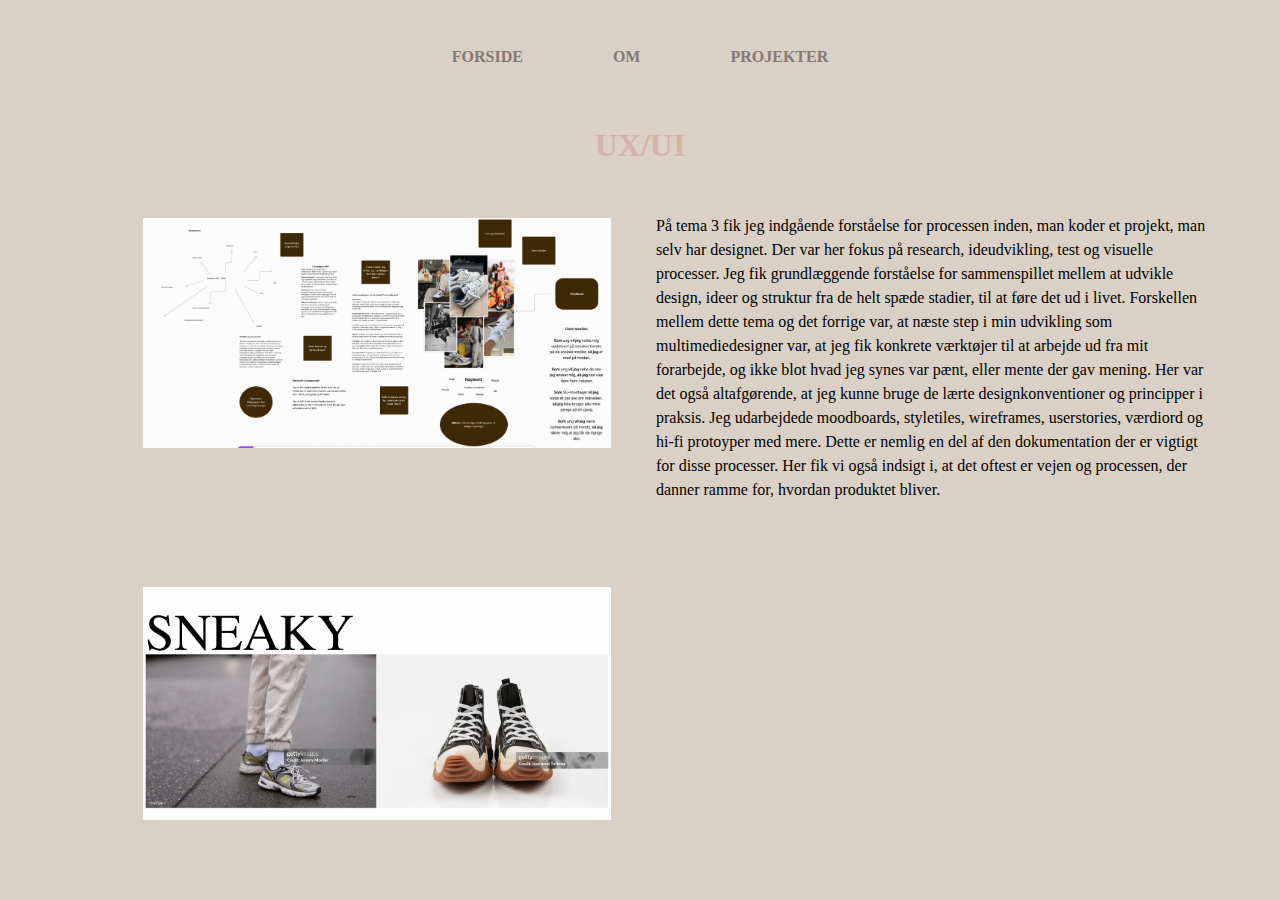
<file: html/emnesite.html>
<!DOCTYPE html>
<html lang="en">
  <head>
    <meta charset="UTF-8" />
    <meta name="viewport" content="width=device-width, initial-scale=1.0" />
    <meta name="robots" content="noindex" />
    <link rel="stylesheet" href="../css/general.css" />
    <link rel="stylesheet" href="../css/layout.css" />
    <link rel="icon" type="image/png" href="/img/favicon-32x32.png" />
    <title>Portfolio</title>
  </head>
  <body>
    <header>
      <nav>
        <ul>
          <li><a href="../index.html">FORSIDE</a></li>
          <li><a href="om.html">OM</a></li>
          <li><a href="projekter.html">PROJEKTER</a></li>
        </ul>
      </nav>
    </header>
    <main>
      <h1 class="h1ux">UX/UI</h1>
      <section class="grid_2-1">
        <div class="flex_col">
          <a
            href="https://rosamariedolleris.dk/emnesite/website/index.html"
            target="_blank"
          >
            <img class="billede3" src="../img/sneaky1.webp" alt="website" />
          </a>
          <p class="fadeText">
            På tema 3 fik jeg indgående forståelse for processen inden, man
            koder et projekt, man selv har designet. Der var her fokus på
            research, ideudvikling, test og visuelle processer. Jeg fik
            grundlæggende forståelse for sammenspillet mellem at udvikle design,
            ideer og struktur fra de helt spæde stadier, til at føre det ud i
            livet. Forskellen mellem dette tema og det forrige var, at næste
            step i min udvikling som multimediedesigner var, at jeg fik konkrete
            værktøjer til at arbejde ud fra mit forarbejde, og ikke blot hvad
            jeg synes var pænt, eller mente der gav mening. Her var det også
            altafgørende, at jeg kunne bruge de lærte designkonventioner og
            principper i praksis. Jeg udarbejdede moodboards, styletiles,
            wireframes, userstories, værdiord og hi-fi protoyper med mere. Dette
            er nemlig en del af den dokumentation der er vigtigt for disse
            processer. Her fik vi også indsigt i, at det oftest er vejen og
            processen, der danner ramme for, hvordan produktet bliver.
          </p>
        </div>
        <div class="flex_col">
          <a
            href="https://rosamariedolleris.dk/emnesite/website/guide.html"
            target="_blank"
          >
            <img class="billede4" src="../img/sneaky2.webp" alt="kodeweb" />
          </a>
          <p class="fadeText">
            Dernæst brugte jeg min nu erfaringer fra html og css, til at opbygge
            og strukturere mit site. Her skulle jeg illustrere, at jeg kunne
            tage de lærte metoder og principper fra grundlæggende web, med til
            dette tema. En vigtig del af dette tema, var at forstå vigtigheden
            af test, hvad brugeren så, og om mine intentioner og formål,
            skinnede igennem til brugeren. Dette sikrede jeg blandt andet ved at
            lave en tænke-højttest, samt 5-sekunders test. Her fik brugeren
            mulighed for, uden nogen form for tidligere indsigt, at vurdere
            brugervenligheden, som jeg kunne bruge til at rette til og sikre, at
            min side var brugervenlig.
          </p>
        </div>
      </section>
      <script src="../js/script.js"></script>
    </main>
  </body>
</html>
</file>
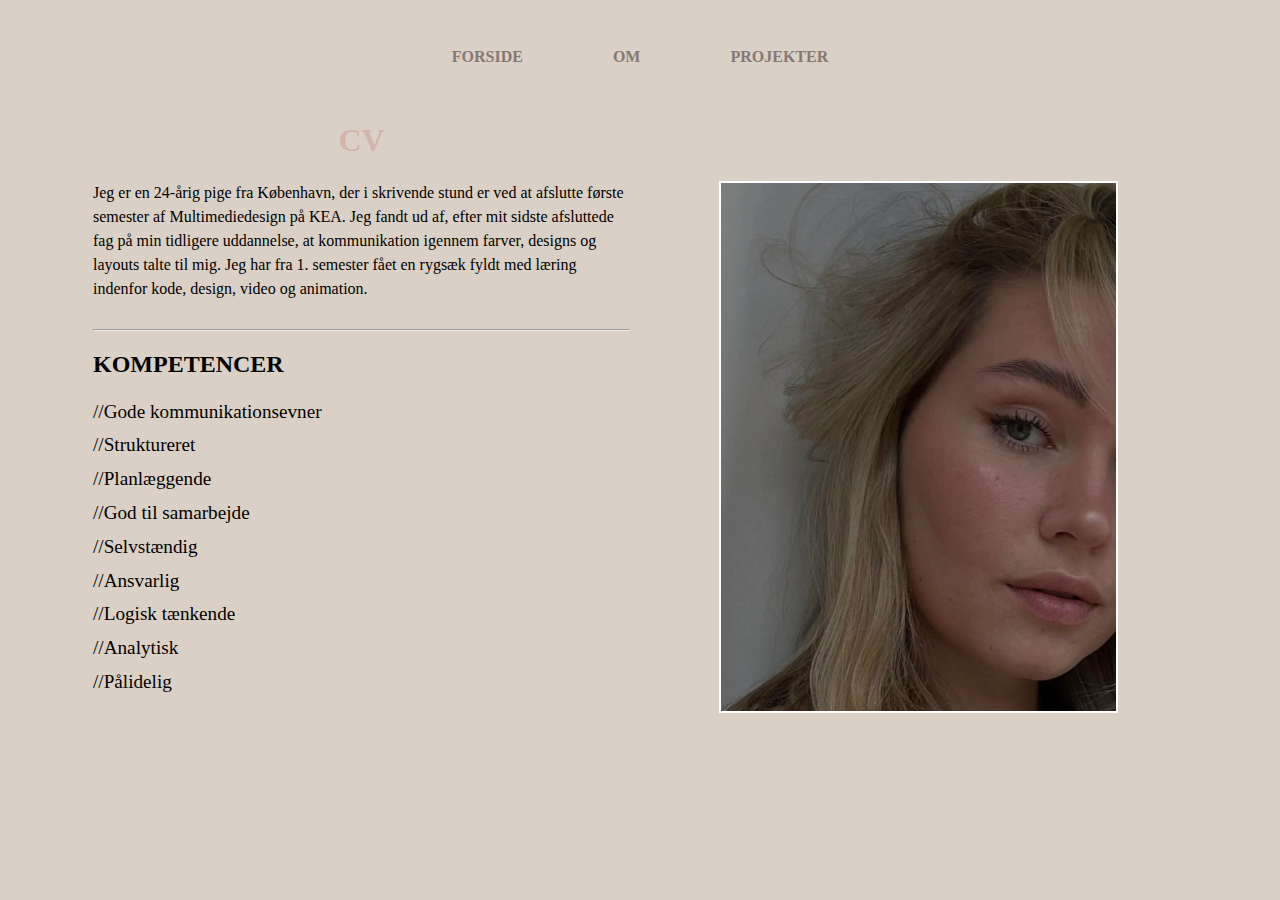
<file: html/om.html>
<!DOCTYPE html>
<html lang="en">
  <head>
    <meta charset="UTF-8" />
    <meta name="viewport" content="width=device-width, initial-scale=1.0" />
    <meta name="robots" content="noindex" />
    <link rel="stylesheet" href="../css/general.css" />
    <link rel="stylesheet" href="../css/layout.css" />
    <link rel="icon" type="image/png" href="/img/favicon-32x32.png" />
    <title>Portfolio</title>
  </head>

  <body>
    <header>
      <nav>
        <ul>
          <li><a href="../index.html">FORSIDE</a></li>
          <li><a href="om.html">OM</a></li>
          <li><a href="projekter.html">PROJEKTER</a></li>
        </ul>
      </nav>
    </header>
    <main>
      <section class="grid_3-1">
        <div>
          <h1 class="CV">CV</h1>
          <p class="tekstom">
            Jeg er en 24-årig pige fra København, der i skrivende stund er ved
            at afslutte første semester af Multimediedesign på KEA. Jeg fandt ud
            af, efter mit sidste afsluttede fag på min tidligere uddannelse, at
            kommunikation igennem farver, designs og layouts talte til mig. Jeg
            har fra 1. semester fået en rygsæk fyldt med læring indenfor kode,
            design, video og animation.
          </p>
          <hr />
          <h2 class="Kompetencer">KOMPETENCER</h2>
          <p>//Gode kommunikationsevner</p>
          <p>//Struktureret</p>
          <p>//Planlæggende</p>
          <p>//God til samarbejde</p>
          <p>//Selvstændig</p>
          <p>//Ansvarlig</p>
          <p>//Logisk tænkende</p>
          <p>//Analytisk</p>
          <p>//Pålidelig</p>
        </div>
        <div class="container-om">
          <img class="closeup" src="../img/closeup.webp" alt="closeup" />
        </div>
      </section>
    </main>
  </body>
</html>
</file>
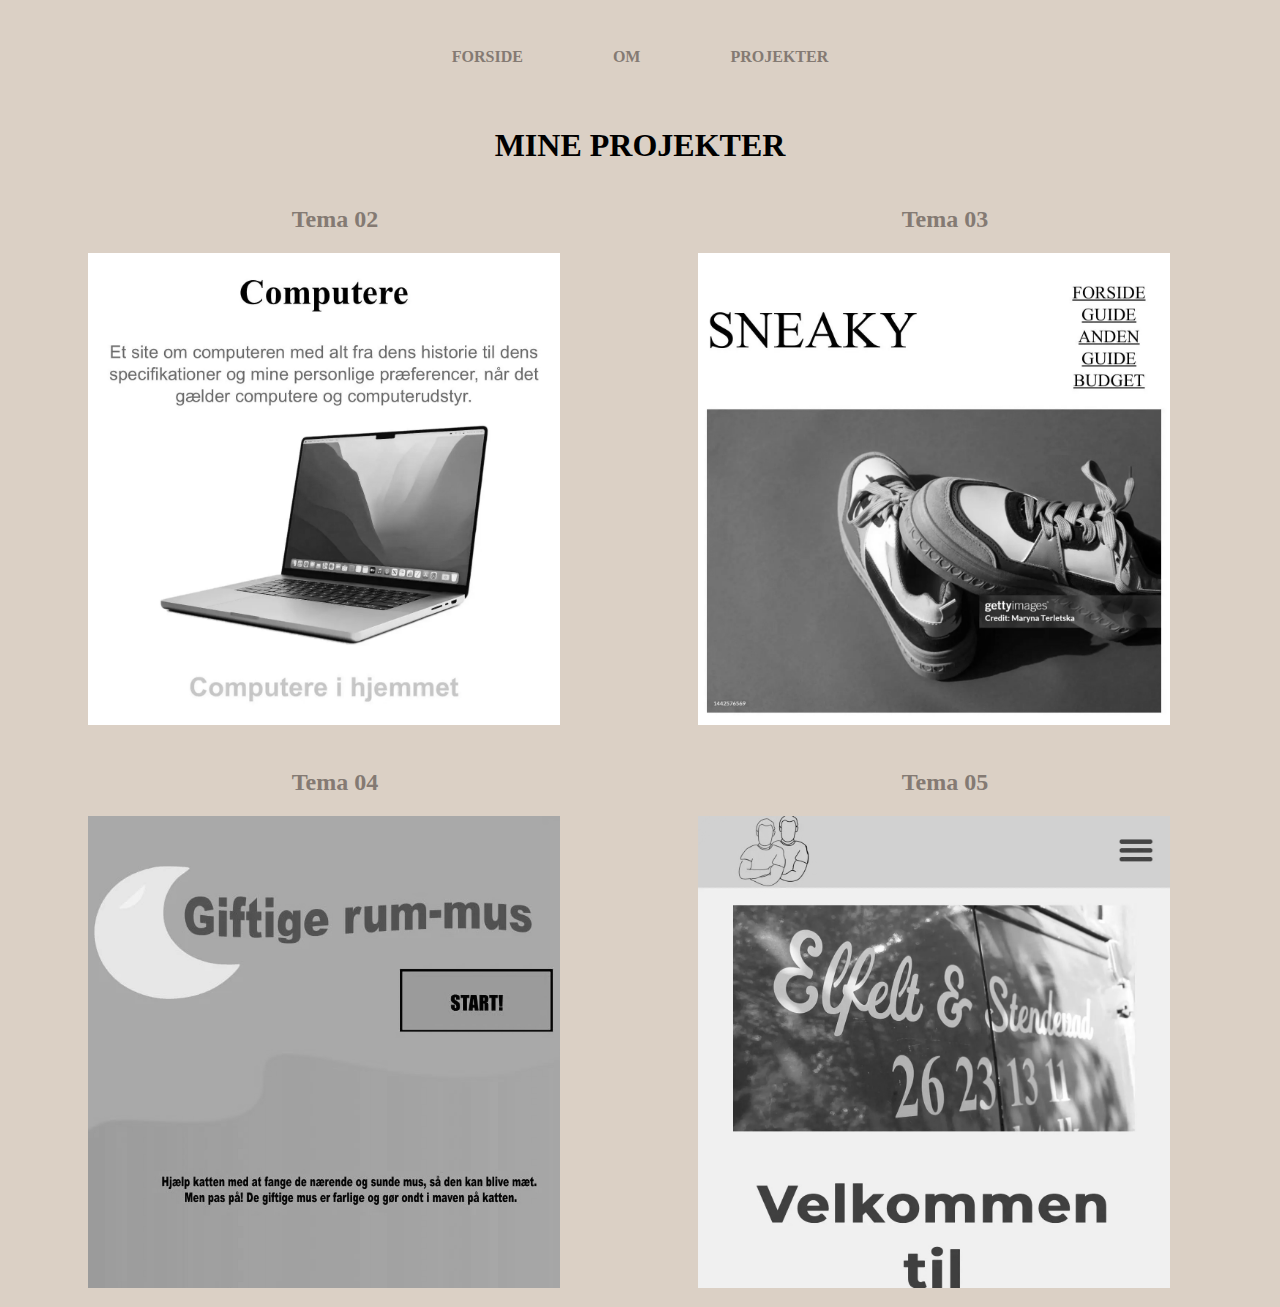
<file: html/projekter.html>
<!DOCTYPE html>
<html lang="en">
  <head>
    <meta charset="UTF-8" />
    <meta name="viewport" content="width=device-width, initial-scale=1.0" />
    <meta name="robots" content="noindex" />
    <link rel="stylesheet" href="../css/general.css" />
    <link rel="stylesheet" href="../css/layout.css" />
    <link rel="icon" type="image/png" href="/img/favicon-32x32.png" />
    <title>Portfolio</title>
  </head>
  <body>
    <header>
      <nav>
        <ul>
          <li><a href="../index.html">FORSIDE</a></li>
          <li><a href="om.html">OM</a></li>
          <li><a href="projekter.html">PROJEKTER</a></li>
        </ul>
      </nav>
    </header>
    <main>
      <h1 class="h1projekter">MINE PROJEKTER</h1>

      <div class="h1container">
        <div class="grid_1-1_1">
          <div>
            <h2 class="temaer2">Tema 02</h2>
            <a class="projekt-billede" href="../html/website.html">
              <img src="../img/mobilesite.webp" alt="projekter6"
            /></a>
          </div>
          <div>
            <h2 class="temaer3">Tema 03</h2>
            <a class="projekt-billede" href="../html/emnesite.html">
              <img src="../img/sneakybrun.webp" alt="projekter3"
            /></a>
          </div>
          <div>
            <h2 class="temaer4">Tema 04</h2>
            <a class="projekt-billede" href="../html/spil.html">
              <img src="../img/spilforside.webp" alt="projekter1"
            /></a>
          </div>
          <div>
            <h2 class="temaer5">Tema 05</h2>
            <a class="projekt-billede" href="../html/virksomhedssite.html">
              <img src="../img/virksomhed.webp" alt="projekter2"
            /></a>
          </div>
        </div>
      </div>
    </main>
  </body>
</html>
</file>
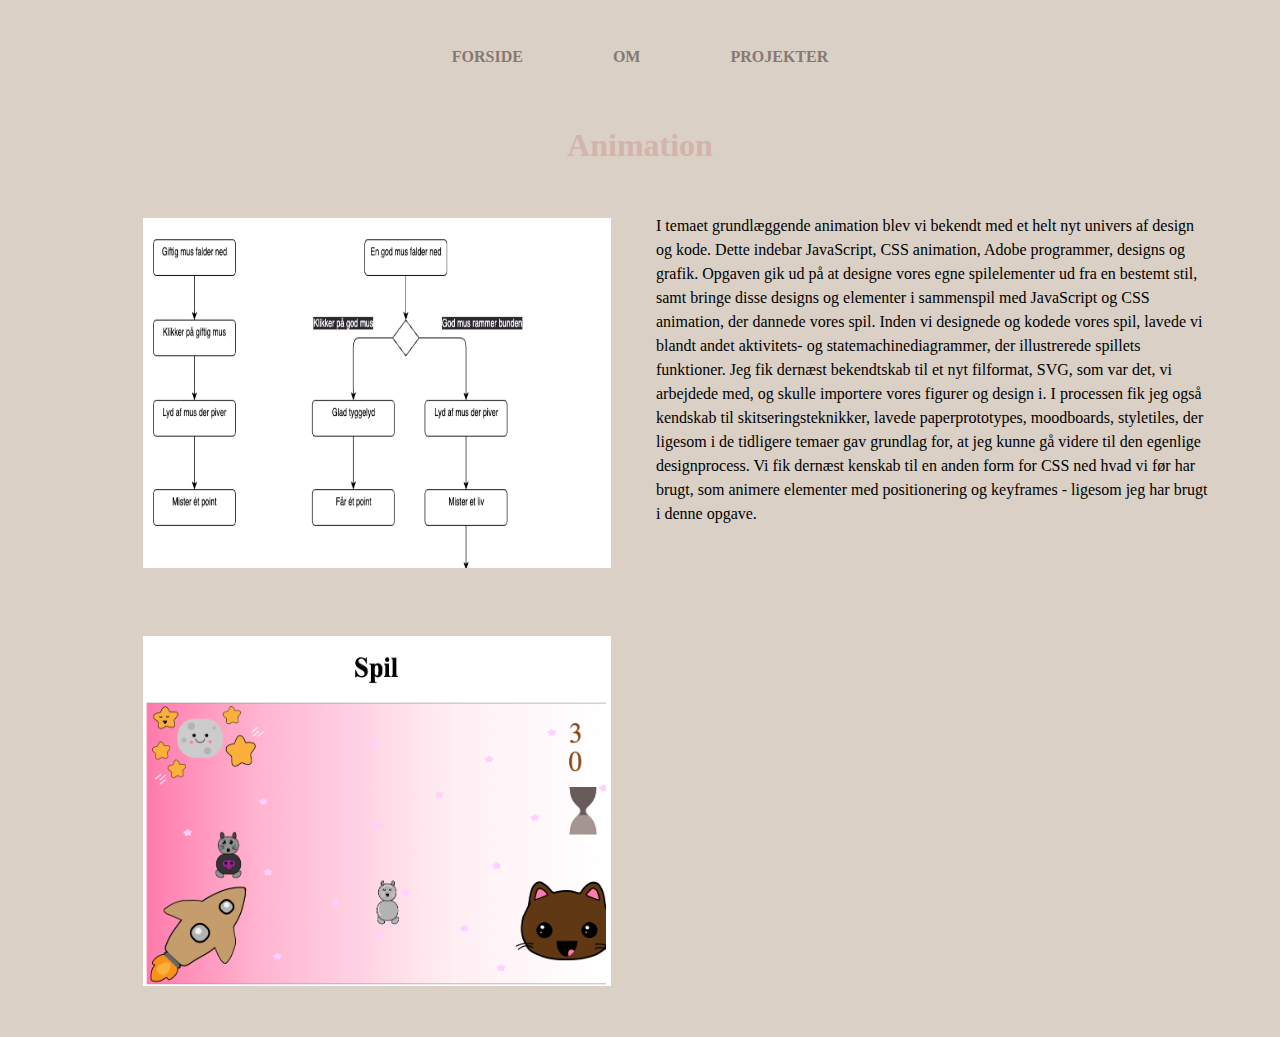
<file: html/spil.html>
<!DOCTYPE html>
<html lang="en">
  <head>
    <meta charset="UTF-8" />
    <meta name="viewport" content="width=device-width, initial-scale=1.0" />
    <meta name="robots" content="noindex" />
    <link rel="stylesheet" href="../css/general.css" />
    <link rel="stylesheet" href="../css/layout.css" />
    <link rel="icon" type="image/png" href="/img/favicon-32x32.png" />
    <title>Portfolio</title>
  </head>

  <body>
    <header>
      <nav>
        <ul>
          <li><a href="../index.html">FORSIDE</a></li>
          <li><a href="om.html">OM</a></li>
          <li><a href="projekter.html">PROJEKTER</a></li>
        </ul>
      </nav>
    </header>
    <main>
      <h1 class="h1animation">Animation</h1>
      <section class="grid_2-1">
        <div class="flex_col">
          <a
            href="https://rosamariedolleris.dk/04animation/index.html"
            target="_blank"
          >
            <img
              class="billede5"
              src="../img/spil1.webp"
              alt="website"
              width="400"
              height="350"
            />
          </a>
          <p class="fadeText">
            I temaet grundlæggende animation blev vi bekendt med et helt nyt
            univers af design og kode. Dette indebar JavaScript, CSS animation,
            Adobe programmer, designs og grafik. Opgaven gik ud på at designe
            vores egne spilelementer ud fra en bestemt stil, samt bringe disse
            designs og elementer i sammenspil med JavaScript og CSS animation,
            der dannede vores spil. Inden vi designede og kodede vores spil,
            lavede vi blandt andet aktivitets- og statemachinediagrammer, der
            illustrerede spillets funktioner. Jeg fik dernæst bekendtskab til et
            nyt filformat, SVG, som var det, vi arbejdede med, og skulle
            importere vores figurer og design i. I processen fik jeg også
            kendskab til skitseringsteknikker, lavede paperprototypes,
            moodboards, styletiles, der ligesom i de tidligere temaer gav
            grundlag for, at jeg kunne gå videre til den egenlige designprocess.
            Vi fik dernæst kenskab til en anden form for CSS ned hvad vi før har
            brugt, som animere elementer med positionering og keyframes -
            ligesom jeg har brugt i denne opgave.
          </p>
        </div>
        <div class="flex_col">
          <a
            href="https://rosamariedolleris.dk/04animation/spil.html"
            target="_blank"
          >
            <img
              class="billede6"
              src="../img/spilspil.webp"
              alt="kodeweb"
              width="400"
              height="350"
            />
          </a>
          <p class="fadeText">
            Vi blev bekendt med JavaScript som en del af en trio, der udover
            html, css og Javascript. Structure, Presentation, Behavior. I min
            Javascript havde jeg blandt andet har brugt funktioner som
            eventListener, som lytter efter et event, og hvilken funktion der
            skal køres. Her brugte jeg blandt andet addEventListener click, så
            eventet vidste, at når man klikkede ville min definerede funktion
            reagere. Dette kunne eksempelvis være, at når jeg klikkede på min
            mus i spillet, så skulle den forsvinde. I forbindelse med vores
            design, fik vi grundig indsigt i stile, og måden vi skulle operere
            ud fra dette. Her skulle vi designe: Spilleelementer, startskærme,
            slutskærm og baggrunde. Her fik vi blandt andet tekniker til at
            skitsere de bærende elementer i vores spil, og i takt undersøge
            udtrykket i forbindelse med den valgte stil. Her fik vi værktøjer
            til allerede designet og tegnede figurer, hvor vi kunne analysere
            detaljerne, og ud efter det, ramme det samme.
          </p>
        </div>
      </section>

      <script src="../js/script.js"></script>
    </main>
  </body>
</html>
</file>
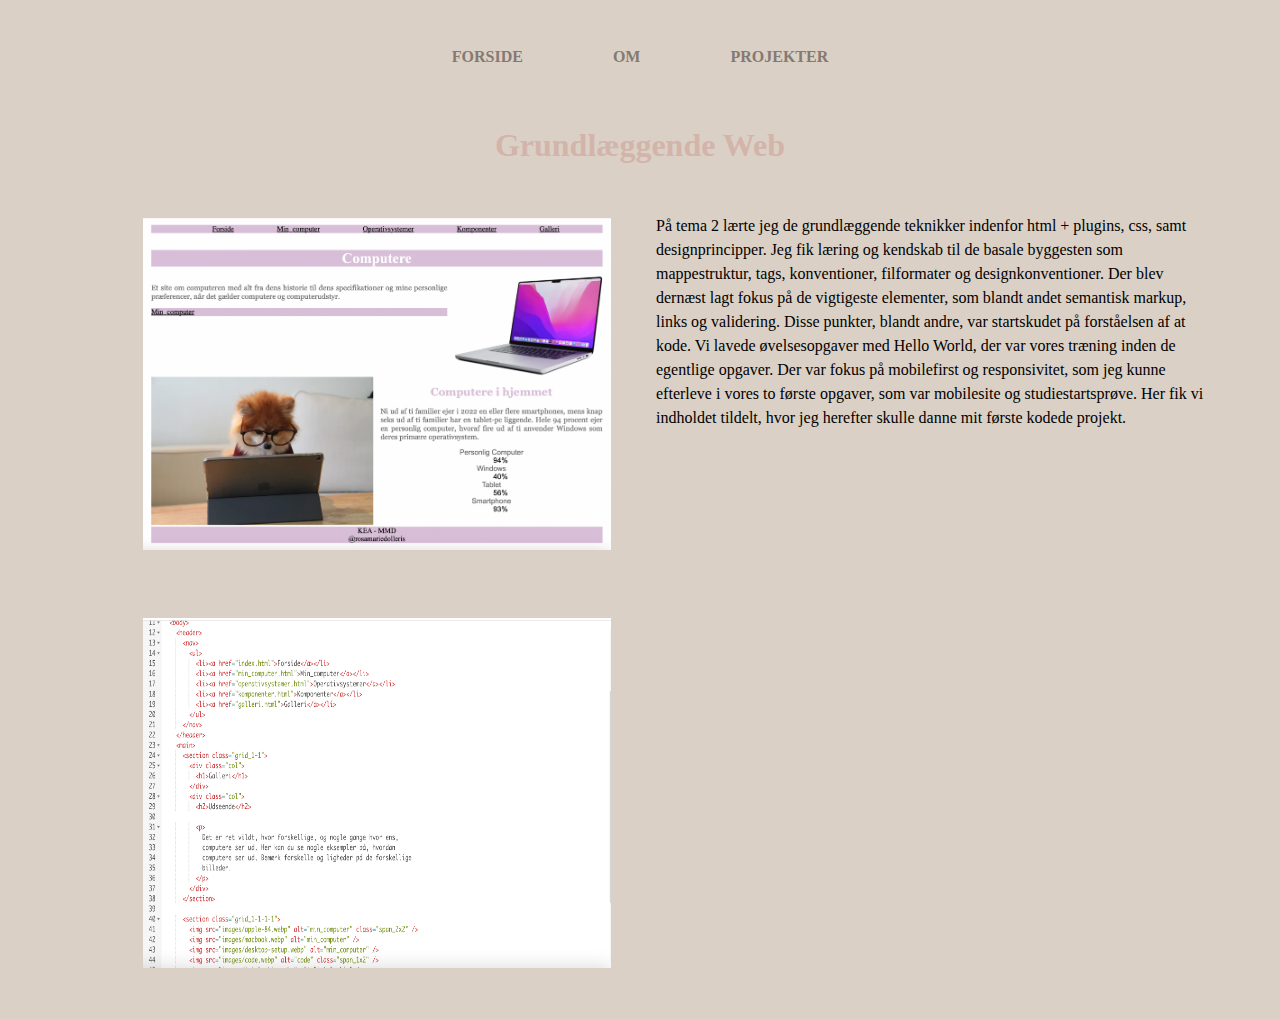
<file: html/website.html>
<!DOCTYPE html>
<html lang="en">
  <head>
    <meta charset="UTF-8" />
    <meta name="viewport" content="width=device-width, initial-scale=1.0" />
    <meta name="robots" content="noindex" />
    <link rel="stylesheet" href="../css/general.css" />
    <link rel="stylesheet" href="../css/layout.css" />
    <link rel="icon" type="image/png" href="../img/favicon-32x32.png" />
    <title>Portfolio</title>
  </head>
  <body>
    <header>
      <nav>
        <ul>
          <li><a href="../index.html">FORSIDE</a></li>
          <li><a href="om.html">OM</a></li>
          <li><a href="projekter.html">PROJEKTER</a></li>
        </ul>
      </nav>
    </header>
    <main>
      <h1 class="h1web">Grundlæggende Web</h1>

      <section class="grid_2-1">
        <div class="flex_col">
          <a
            href="https://rosamariedolleris.dk/mobilesiteopgave/index.html"
            target="_blank"
          >
            <img
              class="billede1"
              src="../img/websiteforside.webp"
              alt="website"
            />
          </a>
          <p class="fadeText">
            På tema 2 lærte jeg de grundlæggende teknikker indenfor html +
            plugins, css, samt designprincipper. Jeg fik læring og kendskab til
            de basale byggesten som mappestruktur, tags, konventioner,
            filformater og designkonventioner. Der blev dernæst lagt fokus på de
            vigtigeste elementer, som blandt andet semantisk markup, links og
            validering. Disse punkter, blandt andre, var startskudet på
            forståelsen af at kode. Vi lavede øvelsesopgaver med Hello World,
            der var vores træning inden de egentlige opgaver. Der var fokus på
            mobilefirst og responsivitet, som jeg kunne efterleve i vores to
            første opgaver, som var mobilesite og studiestartsprøve. Her fik vi
            indholdet tildelt, hvor jeg herefter skulle danne mit første kodede
            projekt.
          </p>
        </div>
        <div class="flex_col">
          <a
            href="https://rosamariedolleris.dk/websiteopgave/index.html"
            target="_blank"
          >
            <img
              class="billede2"
              src="../img/kodeweb.webp"
              alt="kodeweb"
              width="400"
              height="350"
            />
          </a>
          <p class="fadeText">
            På billedet ovenover er én af mine koder fra studiestartsprøven. Her
            var der fokus på grids, flex og i css, media queries. Dernæst lærte
            vi om class, som også ses på billedet, som et et stærkt værktøj, jeg
            lærte at bruge til at definere et element i css, som eksempelvis min
            grid_1_1 på billedet. Vi fik udleveret layouts og wireframes, vi
            skulle kode vores site ud fra. I sammenflætning med vores læring af
            grids, classes, margin, padding og meget mere, kunne jeg ud fra det
            udleverede materiale, kode studiestartsprøven. Indholdet fra vores
            mobilesite og studiestartsprøven, var det samme. Temaet
            grundlæggende web, var startskuddet til min efterfølgende projekter,
            hvor jeg efterlever de teknikker og principper vi her blev
            præsenteret for.
          </p>
        </div>
      </section>
      <script src="../js/script.js"></script>
    </main>
  </body>
</html>
</file>
<file: css/general.css>
@keyframes colorAndMove {
    0% {
        color: #D3B4AB;
        transform: translateX(0);
    }
    50% {
        color: #EEEEEE;
        transform: translateX(20px);
    }
    100% {
        color: #D3B4AB;
        transform: translateX(0);
    }
}

.h1projekter {
    animation: colorAndMove 10s infinite;
}

@keyframes colorAndMove {
    0% {
        color: #D3B4AB;
        transform: translateX(0);
    }
    50% {
        color: #EEEEEE;
        transform: translateX(0px);
    }
    100% {
        color: #D3B4AB;
        transform: translateX(0);
    }
}

.fadeText {
    opacity: 0;
    transition: opacity 2s ease-in-out;
}
</file>
<file: css/layout.css>
* {
  background-color: #dbd0c5;
  box-sizing: border-box;
  font-family: system-ui; /*times*/
}
main {
  margin: 15px;
}
ul {
  list-style: none;
}

.h1web, .h1ux, .h1animation, .h1indhold {
  color: #d3b4ab;
  font-family: Georgia, 'Times New Roman', Times, serif;
  text-align: center;
}

.læring {
  font-family: Georgia, 'Times New Roman', Times, serif;
  color: #d3b4ab;
}

nav a {
  color: #847a73;
  display: flex;
  justify-content: space-between;
  flex-direction: column;
  float: left;
  padding: 30px;
  text-align: center;
  font-family: Georgia, 'Times New Roman', Times, serif;
}

header {
  padding-bottom: 20px;
}

.rosa,
.dolleris,
.portofolio {
  color: #eeeeee;
  font-family: Georgia, 'Times New Roman', Times, serif;
}

.CV {
  text-align: center;
  color: #d3b4ab;
  font-family: Georgia, 'Times New Roman', Times, serif;
}

.portofolio,
.Kompetencer {
  animation: colorAndMove 20s infinite;
  font-family: Georgia, 'Times New Roman', Times, serif;
}

p {
  font-size: 1.2rem;
  line-height: 1.5;
  font-family: Georgia, 'Times New Roman', Times, serif;
}

.h1container {
  max-width: 100%;
}

.h1projekter {
  text-align: center;
  font-family: Georgia, 'Times New Roman', Times, serif;
}

.tekstom {
  font-size: medium;
  padding-bottom: 20px;
}

.temaer2,
.temaer3,
.temaer4,
.temaer5 {
  color: #847a73;
  text-align: center;
  font-family: Georgia, 'Times New Roman', Times, serif;
}

/* body {
  margin-bottom: 0 auto;
  padding: 0 auto;
  overflow-x: hidden;
  box-sizing: border-box;
} */

header {
  padding: 10px;
}

nav ul {
  list-style-type: none;
  margin: 0;
  padding: 0;
  display: flex;
  justify-content: center;
}

nav ul li {
  margin: 0 15px;
}

nav ul li a {
  text-decoration: none;
  color: #847a73;
  font-weight: bold;
}

nav ul li a:hover {
  color: #eeeeee;
}

.container {
  display: grid;
}

.image-container {
  display: flex;
  justify-content: center;
  align-items: center;
  grid-row: 1 / span 5;
  padding-top: 20px;
}

.projekt-billede img {
  max-width: 100%;
  height: auto;
  filter: grayscale(100%);
}

.projekt-billede img:hover {
  filter: brightness(1);
}

.portræt {
  max-width: 400px;
  height: auto;
  border: white 2px solid;
}

/* .arm {
  max-width: 200px;
  transform: translate(-50%, 65%);
  top: 70%;
  left: 30%;
  display: block;
  border: white 2px solid;
} */

.rosa {
  text-align: left;
}

.dolleris {
  text-align: center;
}

.portofolio {
  text-align: right;
  color: #d3b4ab;
}

a.projekter {
  text-decoration: none;
  color: #d3b4ab;
  font-weight: bold;
  display: inline-block;
  text-align: center;
  font-size: 1rem;
  padding: 3px;
  max-width: 200px;
  max-height: 200px;
  display: block;
  margin: auto;
  background-color: black;
  border-radius: 15px;
  border: 2px solid #847a73;
  font-family: Georgia, 'Times New Roman', Times, serif;
}
.kompetencer-list {
  list-style-type: disc;
  font-size: medium;
  line-height: 1.5;
  font-family: Georgia, 'Times New Roman', Times, serif;
}
.kompetencer {
  text-align: center;
}

a.projekter:hover {
  color: #d3b4ab;
  border: 2px solid #d3b4ab;
}

.container-om {
  margin: 0 auto;
  max-width: 100%;
  
}
.closeup {
  max-width: 100%;
  border: white 2px solid;
  
}

.projekterrække {
  text-align: center;
  font-size: smaller;
  color: #d3b4ab;
  font-weight: bold;
}

.forsidep {
  font-size: 1rem;
  padding: 5px;
  background-color: #847a73;
  border-radius: 5px;
  padding: 1em;
}
.dolleris {
  text-align: center;
}

.portofolio {
  text-align: right;
  color: #d3b4ab;
}

.projekt-billede img {
  width: 80%;
  margin-left: 2em;
}

.fadeText {
  font-size: medium;
}

.grid_1-1_2 {
  display: grid;
  grid-template-columns: 1fr 1fr 1fr;
  text-align: center;
}

  .billede1,
  .billede2,
  .billede3,
  .billede4,
  .billede5,
  .billede6,
  .billede7,
  .billede8 {
    width: 100%;
  }

 

@media (min-width: 900px) {
  .grid_1-1 {
    display: grid;
    grid-template-columns: 1fr 1fr;
    gap: 20px;
    padding-left: 70px;
    padding-right: 70px;
    margin-top: -20px;
  }

  .grid_3-1 {
    display: grid;
    grid-template-columns: 1fr 1fr;
    gap: 20px;
    padding-left: 70px;
    padding-right: 70px;
    margin-top: -20px;
  }

  .grid_1-1_1 {
    display: grid;
    grid-template-columns: 1fr 1fr;
    gap: 20px;
    margin: 0 auto;
    max-width: 1200px;
  }

  .grid_2_1 {
    display: grid;
    grid-template-columns: 1fr 1fr;
    column-gap: 1em;
  }

 

  .grid_1-1_2 {
    display: grid;
    grid-template-columns: 1fr 1fr 1fr;
    margin-left: 17em;
  }

  .flex_col {
    display: grid;
    grid-template-columns: 1fr 1fr;
    padding: 2em;
  }



  .læring {
    margin-left: 8em;
    text-align: center;
  }

  .fadeText {
    padding: 1em;
    margin-top: -20px;
    font-size: medium;
  }
  
  .CV {
    text-align: center;
  }

  .text-container {
    grid-column: 1/5;
    display: grid;
  }

  .projekterrække {
    margin-right: 20em;
  }

  /*flex element*/
  .image-container {
    grid-column: 6/10;
    display: grid;
  }

  .billede1,
  .billede2,
  .billede3,
  .billede4,
  .billede5,
  .billede6,
  .billede7,
  .billede8 {
    margin-left: 15%;
    width: 80%;
  }

  .projekterrække {
    font-size: larger;
    color: #d3b4ab;
    margin-left: 30%;
    font-weight: bold;
  }

  p {
    text-align: left;
    margin: 5px 0;
  }

  .closeup {
    max-width: 400px;
    height: auto;
    margin-top: 5em;
  }

  .h1container {
    display: grid;
    gap: 30px;
  }

  .projekt-billede img {
    grid-template-columns: 5fr 5fr;
    height: auto;
    filter: grayscale(100%);
    margin-left: 3em;
  }

  .projekt-billede img:hover {
    filter: brightness(1);
  }

  .forsidep {
    font-size: 1rem;
    margin-top: 5em;
    padding: 2.3em;
  }

  /* .forsidepp {
    font-size: x-large;
    font-weight: bold;
  } */

  .rosa {
    grid-column: 1;
    font-size: 2.3rem;
  }
  .overskrift {
    display: grid;
    margin: 0;
  }

  .dolleris {
    grid-column: 2;
    grid-row: 2;
    font-size: 2.3rem;
  }

  .portofolio {
    grid-column: 3;
    grid-row: 3;
    font-size: 2.3rem;
    
  }



 
}

@media (min-width: 1500px) {
  .grid_1-1 {
    display: grid;
    grid-template-columns: 1fr 1fr;
    gap: 20px;
    padding-left: 70px;
    padding-right: 70px;
    margin-top: -20px;
  }
}
</file>
